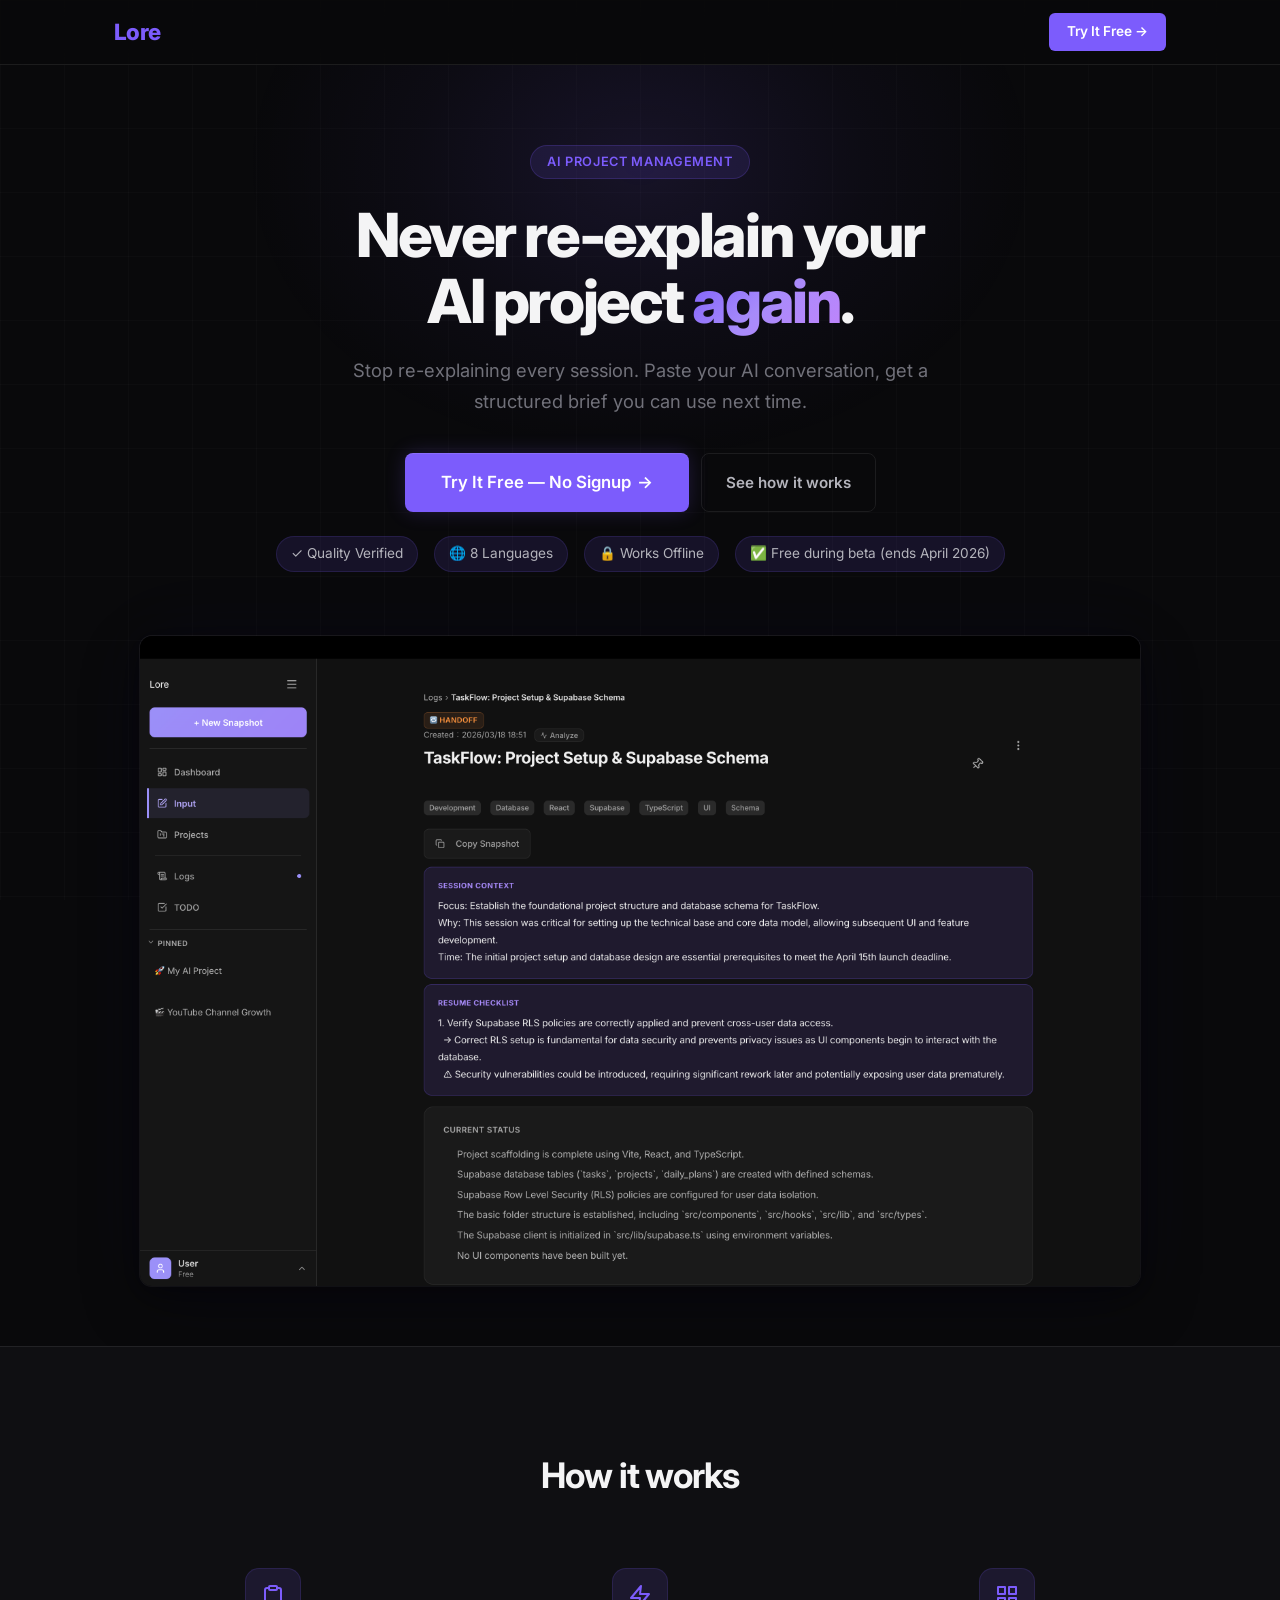
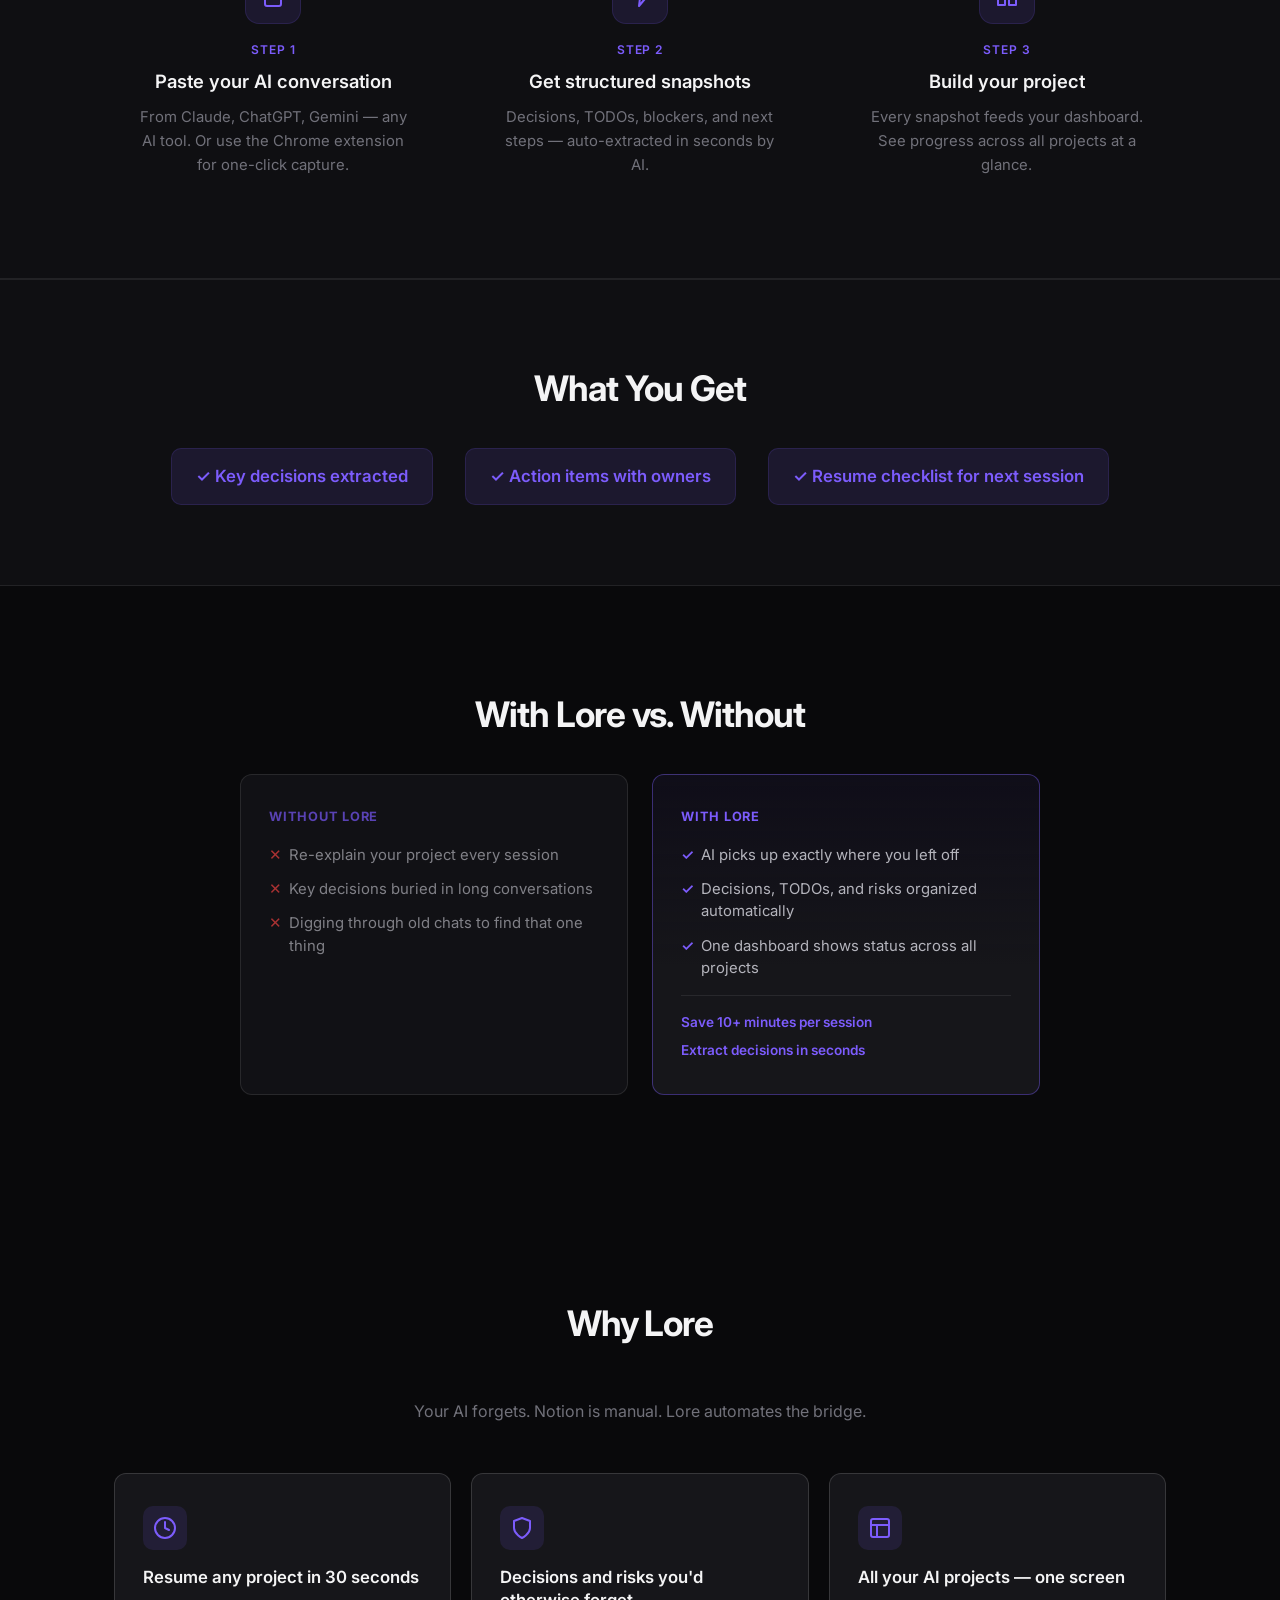
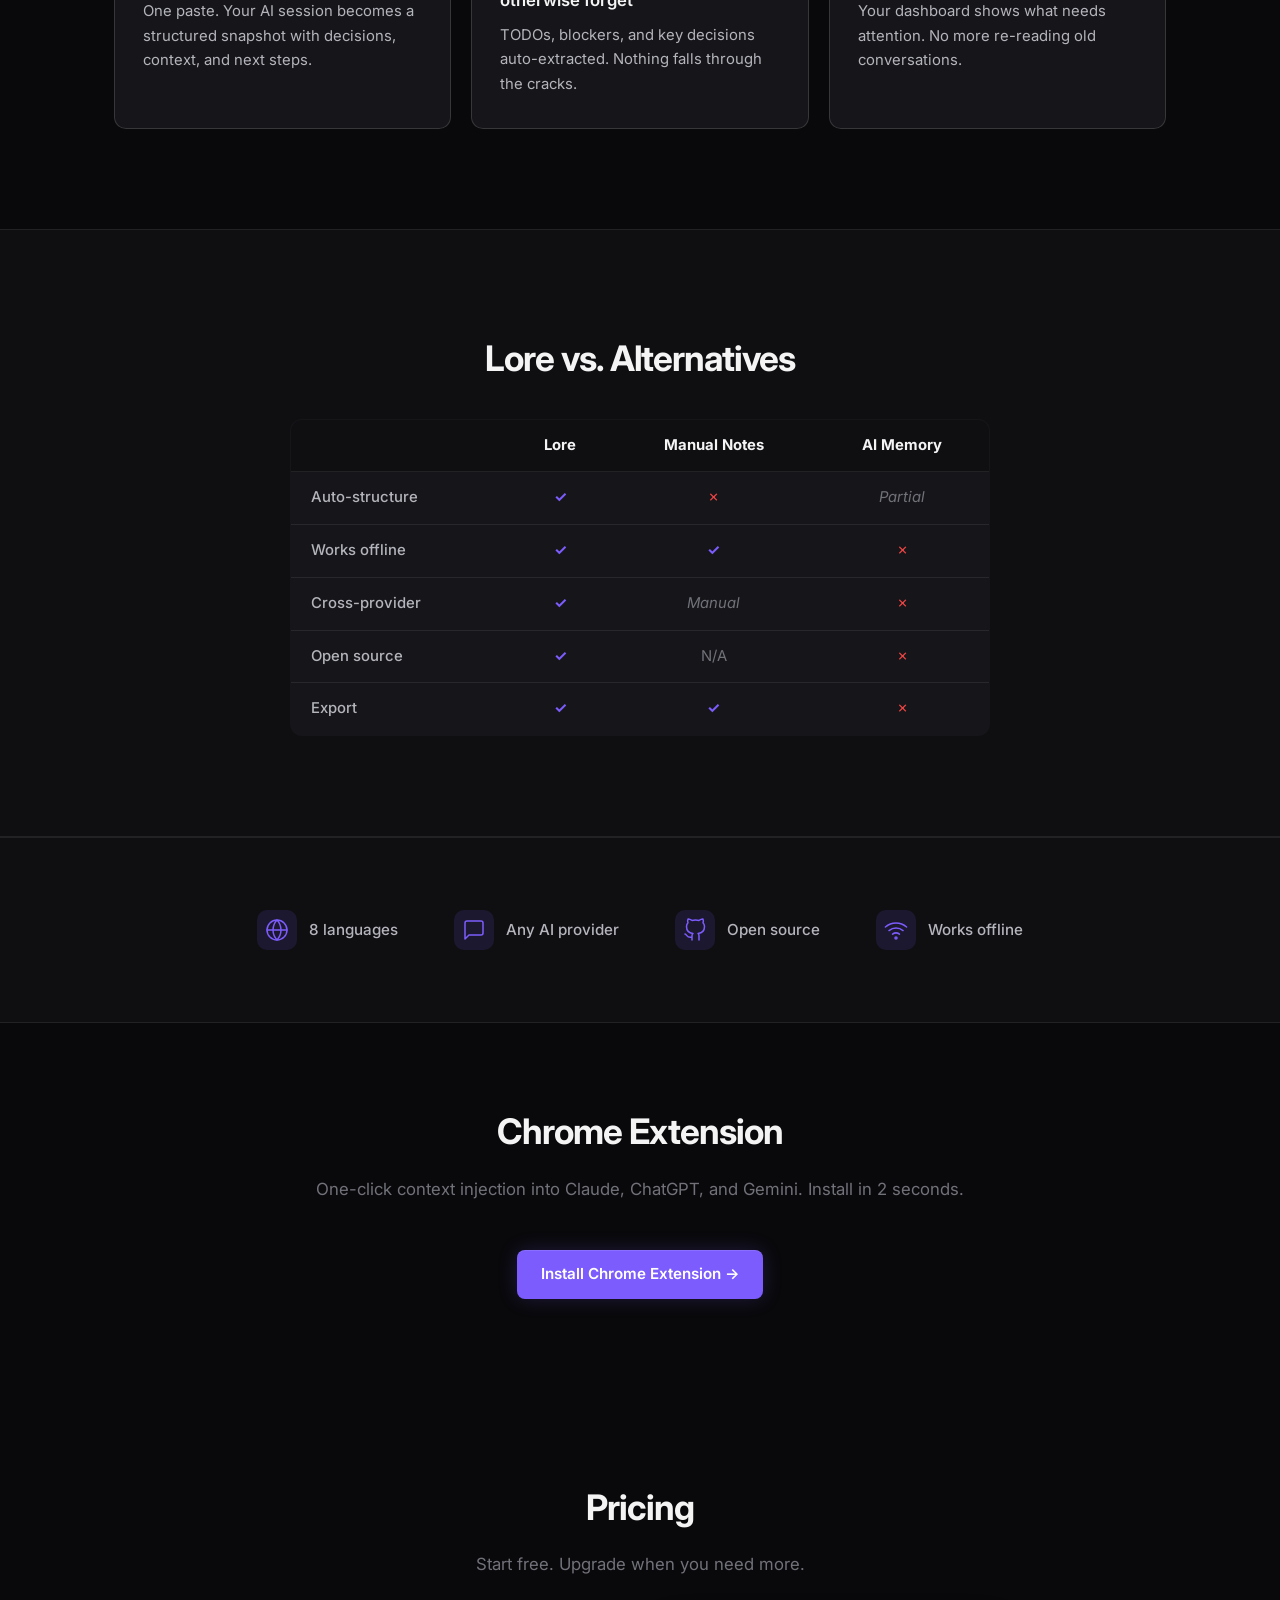
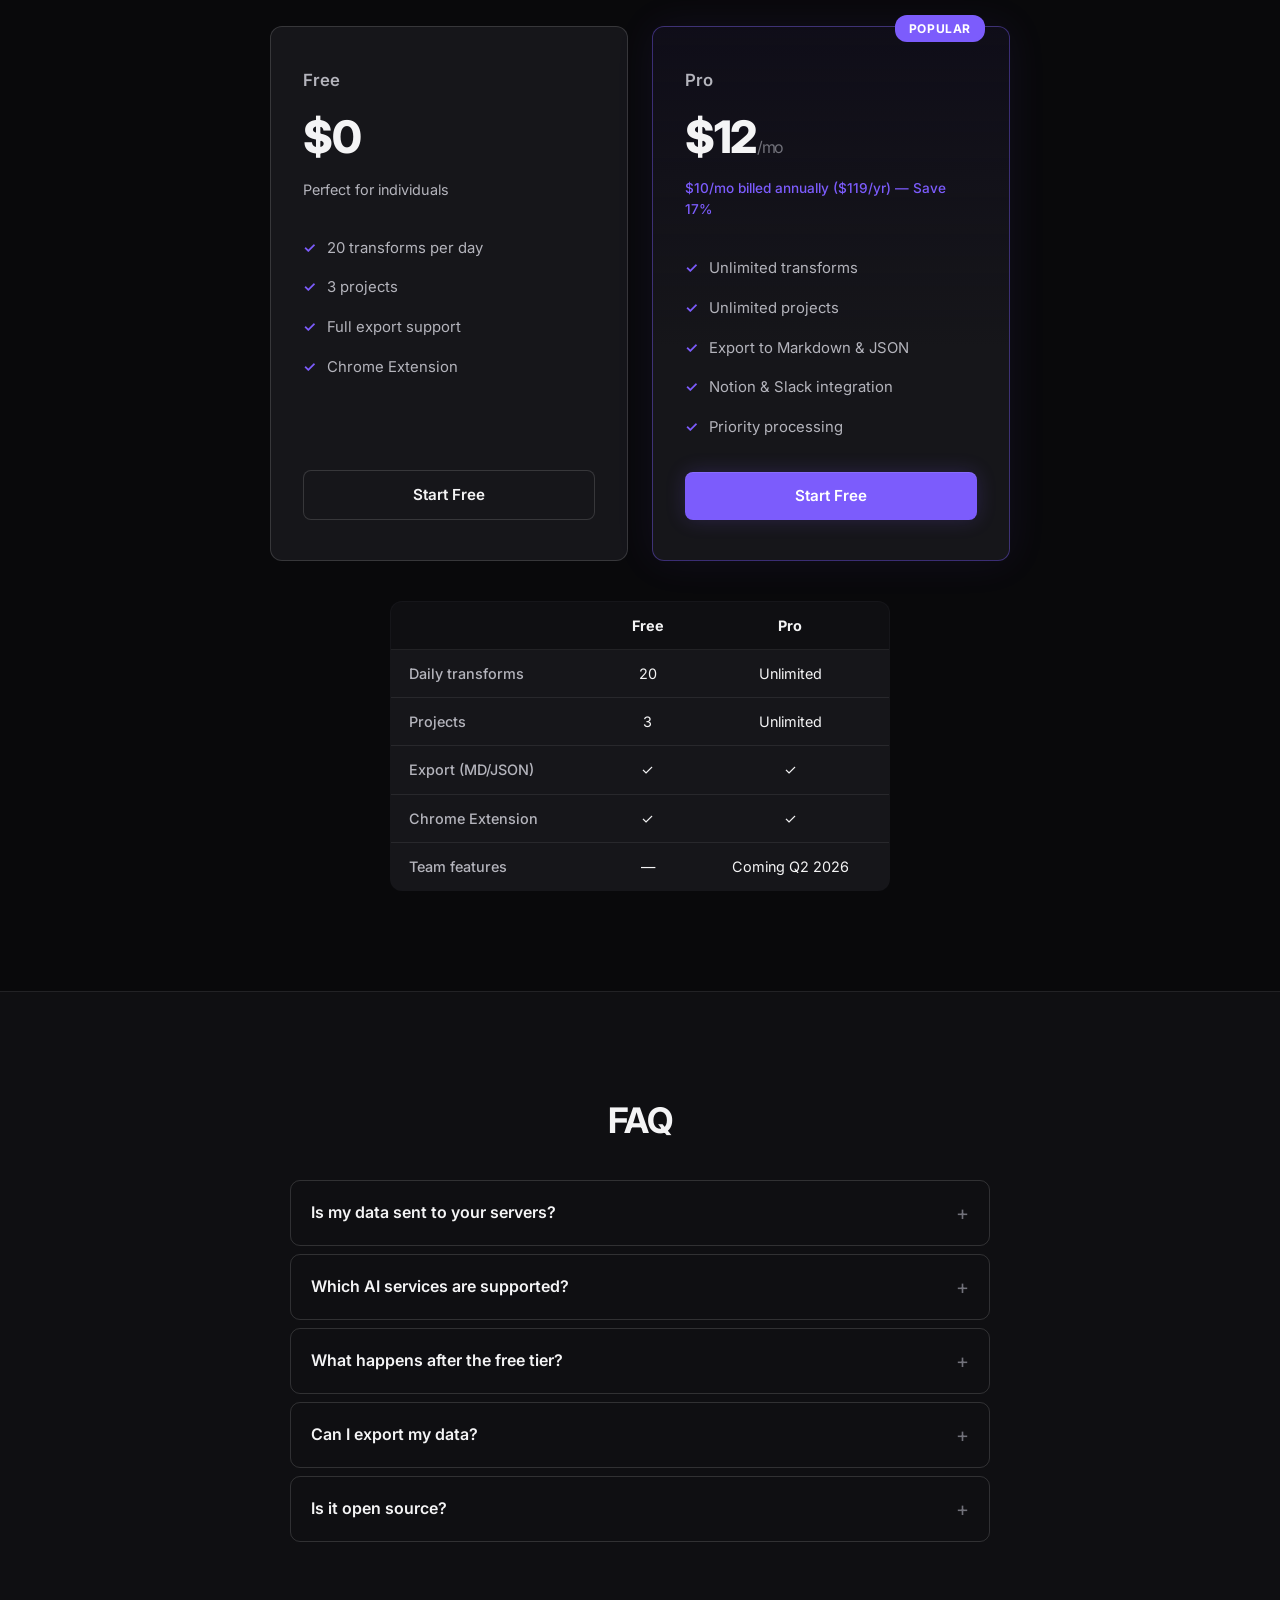
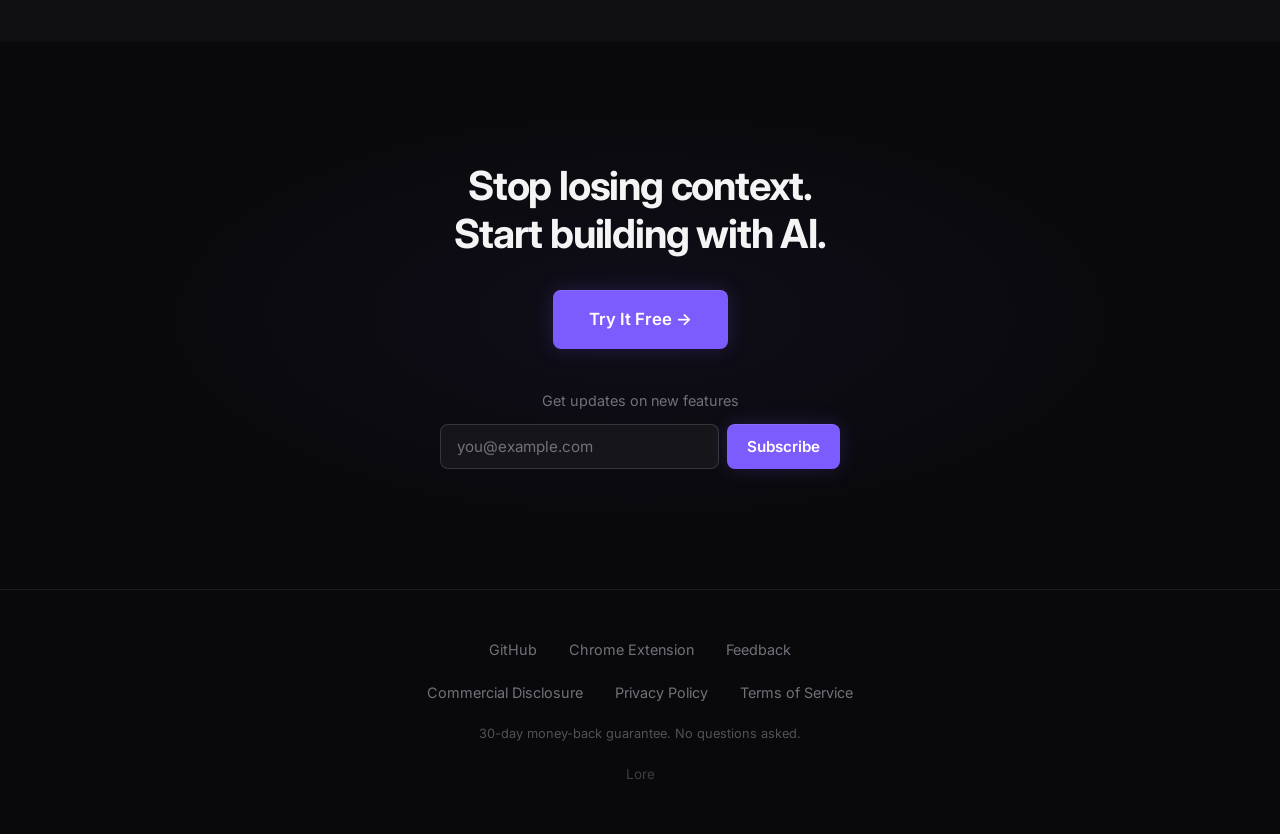
<file: index.html>
<!DOCTYPE html>
<html lang="en">
<head>
  <meta charset="UTF-8">
  <meta name="viewport" content="width=device-width, initial-scale=1.0">
  <title>Lore — Never re-explain your AI project again</title>
  <meta name="description" content="Stop re-explaining your project every session. Structured snapshots from Claude, ChatGPT, or Gemini. Free and open source.">
  <meta property="og:title" content="Lore — AI Context That Persists">
  <meta property="og:description" content="Stop re-explaining your project every session. Structured snapshots from Claude, ChatGPT, or Gemini. Free and open source.">
  <meta property="og:image" content="https://loresync.dev/og-image.png">
  <meta property="og:type" content="website">
  <meta property="og:url" content="https://loresync.dev">
  <meta name="twitter:card" content="summary_large_image">
  <meta name="twitter:title" content="Lore — AI Context That Persists">
  <meta name="twitter:description" content="Stop re-explaining your project every session. Structured snapshots from Claude, ChatGPT, or Gemini. Free and open source.">
  <meta name="twitter:image" content="https://loresync.dev/og-image.png">
  <link rel="preconnect" href="https://fonts.googleapis.com">
  <link rel="preconnect" href="https://fonts.gstatic.com" crossorigin>
  <link href="https://fonts.googleapis.com/css2?family=Inter:wght@400;500;600;700;800&display=swap" rel="stylesheet">
  <link rel="stylesheet" href="style.css">
</head>
<body>

  <!-- Background grid -->
  <div class="bg-grid" aria-hidden="true"></div>

  <!-- Header -->
  <header class="site-header">
    <div class="container header-inner">
      <a href="#" class="logo" onclick="window.scrollTo({top:0,behavior:'smooth'});return false;">Lore</a>
      <a href="https://loresync.dev" target="_blank" rel="noopener noreferrer" class="btn btn-sm">Try It Free &rarr;</a>
    </div>
  </header>

  <main>

    <!-- Hero -->
    <section class="hero">
      <div class="hero-glow" aria-hidden="true"></div>
      <div class="container hero-content">
        <div class="hero-badge">AI Project Management</div>
        <h1 class="hero-headline">Never re-explain your<br>AI project <span class="text-gradient">again</span>.</h1>
        <p class="hero-sub">Stop re-explaining every session. Paste your AI conversation, get a structured brief you can use next time.</p>
        <div class="hero-ctas">
          <a href="https://loresync.dev" target="_blank" rel="noopener noreferrer" class="btn btn-primary btn-lg">Try It Free — No Signup <span aria-hidden="true">&rarr;</span></a>
          <a href="#how" class="btn btn-ghost">See how it works</a>
        </div>
        <div class="hero-trust-badges">
          <span class="trust-badge">&#10003; Quality Verified</span>
          <span class="trust-badge">&#127760; 8 Languages</span>
          <span class="trust-badge">&#128274; Works Offline</span>
          <span class="trust-badge">&#9989; Free during beta (ends April 2026)</span>
        </div>
        <div class="hero-screenshot-wrap">
          <img src="hero-screenshot.png" alt="Lore app screenshot showing a structured project snapshot" class="hero-screenshot" width="1000" height="625" loading="eager">
        </div>
      </div>
    </section>

    <!-- How It Works -->
    <section class="how-it-works" id="how">
      <div class="container">
        <h2 class="section-title">How it works</h2>
        <div class="steps-grid">
          <div class="step">
            <div class="step-icon">
              <svg width="24" height="24" viewBox="0 0 24 24" fill="none" stroke="currentColor" stroke-width="2" stroke-linecap="round" stroke-linejoin="round"><path d="M16 4h2a2 2 0 0 1 2 2v14a2 2 0 0 1-2 2H6a2 2 0 0 1-2-2V6a2 2 0 0 1 2-2h2"/><rect x="8" y="2" width="8" height="4" rx="1" ry="1"/></svg>
            </div>
            <span class="step-number">Step 1</span>
            <h3 class="step-heading">Paste your AI conversation</h3>
            <p class="step-desc">From Claude, ChatGPT, Gemini — any AI tool. Or use the Chrome extension for one-click capture.</p>
          </div>
          <div class="step">
            <div class="step-icon">
              <svg width="24" height="24" viewBox="0 0 24 24" fill="none" stroke="currentColor" stroke-width="2" stroke-linecap="round" stroke-linejoin="round"><polygon points="13 2 3 14 12 14 11 22 21 10 12 10 13 2"/></svg>
            </div>
            <span class="step-number">Step 2</span>
            <h3 class="step-heading">Get structured snapshots</h3>
            <p class="step-desc">Decisions, TODOs, blockers, and next steps — auto-extracted in seconds by AI.</p>
          </div>
          <div class="step">
            <div class="step-icon">
              <svg width="24" height="24" viewBox="0 0 24 24" fill="none" stroke="currentColor" stroke-width="2" stroke-linecap="round" stroke-linejoin="round"><rect x="3" y="3" width="7" height="7"/><rect x="14" y="3" width="7" height="7"/><rect x="14" y="14" width="7" height="7"/><rect x="3" y="14" width="7" height="7"/></svg>
            </div>
            <span class="step-number">Step 3</span>
            <h3 class="step-heading">Build your project</h3>
            <p class="step-desc">Every snapshot feeds your dashboard. See progress across all projects at a glance.</p>
          </div>
        </div>
      </div>
    </section>

    <!-- What You Get -->
    <section class="what-you-get">
      <div class="container">
        <h2 class="section-title">What You Get</h2>
        <div class="what-you-get-list">
          <div class="what-you-get-item">&#10003; Key decisions extracted</div>
          <div class="what-you-get-item">&#10003; Action items with owners</div>
          <div class="what-you-get-item">&#10003; Resume checklist for next session</div>
        </div>
      </div>
    </section>

    <!-- Before / After -->
    <section class="before-after">
      <div class="container">
        <h2 class="section-title">With Lore vs. Without</h2>
        <div class="ba-grid">
          <div class="ba-card ba-before">
            <h3 class="ba-label">Without Lore</h3>
            <ul>
              <li>Re-explain your project every session</li>
              <li>Key decisions buried in long conversations</li>
              <li>Digging through old chats to find that one thing</li>
            </ul>
          </div>
          <div class="ba-card ba-after">
            <h3 class="ba-label">With Lore</h3>
            <ul>
              <li>AI picks up exactly where you left off</li>
              <li>Decisions, TODOs, and risks organized automatically</li>
              <li>One dashboard shows status across all projects</li>
            </ul>
            <div class="ba-metrics">
              <span>Save 10+ minutes per session</span>
              <span>Extract decisions in seconds</span>
            </div>
          </div>
        </div>
      </div>
    </section>

    <!-- Features -->
    <section class="features" id="features">
      <div class="container">
        <h2 class="section-title">Why Lore</h2>
        <p class="section-subtitle-sm">Your AI forgets. Notion is manual. Lore automates the bridge.</p>
        <div class="features-grid">
          <div class="feature-card">
            <div class="feature-icon">
              <svg width="24" height="24" viewBox="0 0 24 24" fill="none" stroke="currentColor" stroke-width="2" stroke-linecap="round" stroke-linejoin="round"><circle cx="12" cy="12" r="10"/><polyline points="12 6 12 12 16 14"/></svg>
            </div>
            <h3 class="feature-heading">Resume any project in 30 seconds</h3>
            <p class="feature-desc">One paste. Your AI session becomes a structured snapshot with decisions, context, and next steps.</p>
          </div>
          <div class="feature-card">
            <div class="feature-icon">
              <svg width="24" height="24" viewBox="0 0 24 24" fill="none" stroke="currentColor" stroke-width="2" stroke-linecap="round" stroke-linejoin="round"><path d="M12 22s8-4 8-10V5l-8-3-8 3v7c0 6 8 10 8 10z"/></svg>
            </div>
            <h3 class="feature-heading">Decisions and risks you'd otherwise forget</h3>
            <p class="feature-desc">TODOs, blockers, and key decisions auto-extracted. Nothing falls through the cracks.</p>
          </div>
          <div class="feature-card">
            <div class="feature-icon">
              <svg width="24" height="24" viewBox="0 0 24 24" fill="none" stroke="currentColor" stroke-width="2" stroke-linecap="round" stroke-linejoin="round"><rect x="3" y="3" width="18" height="18" rx="2" ry="2"/><line x1="3" y1="9" x2="21" y2="9"/><line x1="9" y1="21" x2="9" y2="9"/></svg>
            </div>
            <h3 class="feature-heading">All your AI projects — one screen</h3>
            <p class="feature-desc">Your dashboard shows what needs attention. No more re-reading old conversations.</p>
          </div>
        </div>
      </div>
    </section>

    <!-- Comparison Table -->
    <section class="comparison">
      <div class="container">
        <h2 class="section-title">Lore vs. Alternatives</h2>
        <div class="compare-table-wrap">
          <table class="compare-table">
            <thead>
              <tr>
                <th></th>
                <th>Lore</th>
                <th>Manual Notes</th>
                <th>AI Memory</th>
              </tr>
            </thead>
            <tbody>
              <tr><td>Auto-structure</td><td class="yes">&#10003;</td><td class="no">&#10007;</td><td class="partial">Partial</td></tr>
              <tr><td>Works offline</td><td class="yes">&#10003;</td><td class="yes">&#10003;</td><td class="no">&#10007;</td></tr>
              <tr><td>Cross-provider</td><td class="yes">&#10003;</td><td class="partial">Manual</td><td class="no">&#10007;</td></tr>
              <tr><td>Open source</td><td class="yes">&#10003;</td><td class="na">N/A</td><td class="no">&#10007;</td></tr>
              <tr><td>Export</td><td class="yes">&#10003;</td><td class="yes">&#10003;</td><td class="no">&#10007;</td></tr>
            </tbody>
          </table>
        </div>
      </div>
    </section>

    <!-- Social Proof -->
    <section class="social-proof">
      <div class="container">
        <div class="stats-row">
          <div class="stat">
            <div class="stat-icon-wrap">
              <svg width="24" height="24" viewBox="0 0 24 24" fill="none" stroke="currentColor" stroke-width="1.5" stroke-linecap="round" stroke-linejoin="round"><circle cx="12" cy="12" r="10"/><path d="M2 12h20"/><path d="M12 2a15.3 15.3 0 0 1 4 10 15.3 15.3 0 0 1-4 10 15.3 15.3 0 0 1-4-10 15.3 15.3 0 0 1 4-10z"/></svg>
            </div>
            <span class="stat-label">8 languages</span>
          </div>
          <div class="stat">
            <div class="stat-icon-wrap">
              <svg width="24" height="24" viewBox="0 0 24 24" fill="none" stroke="currentColor" stroke-width="1.5" stroke-linecap="round" stroke-linejoin="round"><path d="M21 15a2 2 0 0 1-2 2H7l-4 4V5a2 2 0 0 1 2-2h14a2 2 0 0 1 2 2z"/></svg>
            </div>
            <span class="stat-label">Any AI provider</span>
          </div>
          <div class="stat">
            <div class="stat-icon-wrap">
              <svg width="24" height="24" viewBox="0 0 24 24" fill="none" stroke="currentColor" stroke-width="1.5" stroke-linecap="round" stroke-linejoin="round"><path d="M9 19c-5 1.5-5-2.5-7-3m14 6v-3.87a3.37 3.37 0 0 0-.94-2.61c3.14-.35 6.44-1.54 6.44-7A5.44 5.44 0 0 0 20 4.77 5.07 5.07 0 0 0 19.91 1S18.73.65 16 2.48a13.38 13.38 0 0 0-7 0C6.27.65 5.09 1 5.09 1A5.07 5.07 0 0 0 5 4.77a5.44 5.44 0 0 0-1.5 3.78c0 5.42 3.3 6.61 6.44 7A3.37 3.37 0 0 0 9 18.13V22"/></svg>
            </div>
            <span class="stat-label">Open source</span>
          </div>
          <div class="stat">
            <div class="stat-icon-wrap">
              <svg width="24" height="24" viewBox="0 0 24 24" fill="none" stroke="currentColor" stroke-width="1.5" stroke-linecap="round" stroke-linejoin="round"><path d="M5 12.55a11 11 0 0 1 14.08 0"/><path d="M1.42 9a16 16 0 0 1 21.16 0"/><path d="M8.53 16.11a6 6 0 0 1 6.95 0"/><circle cx="12" cy="20" r="1"/></svg>
            </div>
            <span class="stat-label">Works offline</span>
          </div>
        </div>
      </div>
    </section>

    <!-- Chrome Extension -->
    <section class="chrome-ext">
      <div class="container" style="text-align: center;">
        <h2 class="section-title">Chrome Extension</h2>
        <p class="section-subtitle">One-click context injection into Claude, ChatGPT, and Gemini. Install in 2 seconds.</p>
        <a href="https://chromewebstore.google.com/detail/lore-ai-conversation-snap/opkdpjpgkjcjpkahbljjnhnahliedmkc" target="_blank" rel="noopener noreferrer" class="btn btn-primary">Install Chrome Extension &rarr;</a>
      </div>
    </section>

    <!-- Pricing -->
    <section class="pricing" id="pricing">
      <div class="container">
        <h2 class="section-title">Pricing</h2>
        <p class="section-subtitle">Start free. Upgrade when you need more.</p>
        <div class="pricing-grid">
          <div class="pricing-card">
            <h3 class="pricing-tier">Free</h3>
            <div class="pricing-amount">$0</div>
            <p class="pricing-value">Perfect for individuals</p>
            <ul class="pricing-features">
              <li>20 transforms per day</li>
              <li>3 projects</li>
              <li>Full export support</li>
              <li>Chrome Extension</li>
            </ul>
            <a href="https://loresync.dev" target="_blank" rel="noopener noreferrer" class="btn btn-secondary">Start Free</a>
          </div>
          <div class="pricing-card pricing-card--pro">
            <div class="pricing-badge">Popular</div>
            <h3 class="pricing-tier">Pro</h3>
            <div class="pricing-amount">$12<span class="pricing-period">/mo</span></div>
            <p class="pricing-annual">$10/mo billed annually ($119/yr) — Save 17%</p>
            <ul class="pricing-features">
              <li>Unlimited transforms</li>
              <li>Unlimited projects</li>
              <li>Export to Markdown & JSON</li>
              <li>Notion & Slack integration</li>
              <li>Priority processing</li>
            </ul>
            <a href="https://loresync.dev" target="_blank" rel="noopener noreferrer" class="btn btn-primary">Start Free</a>
          </div>
        </div>
        <!-- Feature Comparison -->
        <div class="pricing-compare-wrap">
          <table class="pricing-compare-table">
            <thead>
              <tr><th></th><th>Free</th><th>Pro</th></tr>
            </thead>
            <tbody>
              <tr><td>Daily transforms</td><td>20</td><td>Unlimited</td></tr>
              <tr><td>Projects</td><td>3</td><td>Unlimited</td></tr>
              <tr><td>Export (MD/JSON)</td><td>&#10003;</td><td>&#10003;</td></tr>
              <tr><td>Chrome Extension</td><td>&#10003;</td><td>&#10003;</td></tr>
              <tr><td>Team features</td><td>—</td><td>Coming Q2 2026</td></tr>
            </tbody>
          </table>
        </div>
      </div>
    </section>

    <!-- FAQ -->
    <section class="faq">
      <div class="container">
        <h2 class="section-title">FAQ</h2>
        <div class="faq-list">
          <details class="faq-item">
            <summary class="faq-question">Is my data sent to your servers?</summary>
            <p class="faq-answer">No. Everything runs in your browser. Your conversations never leave your device. Lore uses your own API key to process conversations.</p>
          </details>
          <details class="faq-item">
            <summary class="faq-question">Which AI services are supported?</summary>
            <p class="faq-answer">Claude, ChatGPT, and Gemini. Any conversation you can copy, Lore can structure. The Chrome extension also supports one-click capture from all three.</p>
          </details>
          <details class="faq-item">
            <summary class="faq-question">What happens after the free tier?</summary>
            <p class="faq-answer">Free gives you 20 transforms per day and 3 projects. Pro unlocks unlimited everything for $12/mo ($10/mo annual).</p>
          </details>
          <details class="faq-item">
            <summary class="faq-question">Can I export my data?</summary>
            <p class="faq-answer">Yes. Export to Markdown, JSON, or copy to clipboard. No data lock-in, ever.</p>
          </details>
          <details class="faq-item">
            <summary class="faq-question">Is it open source?</summary>
            <p class="faq-answer">Yes. Fully open source on GitHub. You can inspect the code, contribute, or self-host.</p>
          </details>
        </div>
      </div>
    </section>

    <!-- CTA + Email -->
    <section class="final-cta">
      <div class="container">
        <h2 class="cta-headline">Stop losing context.<br>Start building with AI.</h2>
        <a href="https://loresync.dev" target="_blank" rel="noopener noreferrer" class="btn btn-primary btn-lg">Try It Free &rarr;</a>
        <div class="email-signup">
          <p class="email-label">Get updates on new features</p>
          <form class="email-form" action="https://formspree.io/f/mvzwdann" method="POST">
            <input type="email" name="email" placeholder="you@example.com" required class="email-input">
            <button type="submit" class="btn btn-primary btn-email">Subscribe</button>
          </form>
        </div>
      </div>
    </section>

  </main>

  <!-- Footer -->
  <footer class="site-footer">
    <div class="container footer-inner">
      <nav class="footer-links" aria-label="Footer navigation">
        <a href="https://github.com/nao-lore/lore-app" target="_blank" rel="noopener noreferrer">GitHub</a>
        <a href="https://chromewebstore.google.com/detail/lore-ai-conversation-snap/opkdpjpgkjcjpkahbljjnhnahliedmkc" target="_blank" rel="noopener noreferrer">Chrome Extension</a>
        <a href="https://github.com/nao-lore/lore-app/issues" target="_blank" rel="noopener noreferrer">Feedback</a>
      </nav>
      <nav class="footer-links footer-legal" aria-label="Legal">
        <a href="legal/tokushoho.html">Commercial Disclosure</a>
        <a href="legal/privacy.html">Privacy Policy</a>
        <a href="legal/terms.html">Terms of Service</a>
      </nav>
      <p class="footer-refund">30-day money-back guarantee. No questions asked.</p>
      <p class="footer-brand">Lore</p>
    </div>
  </footer>

</body>
</html>
</file>
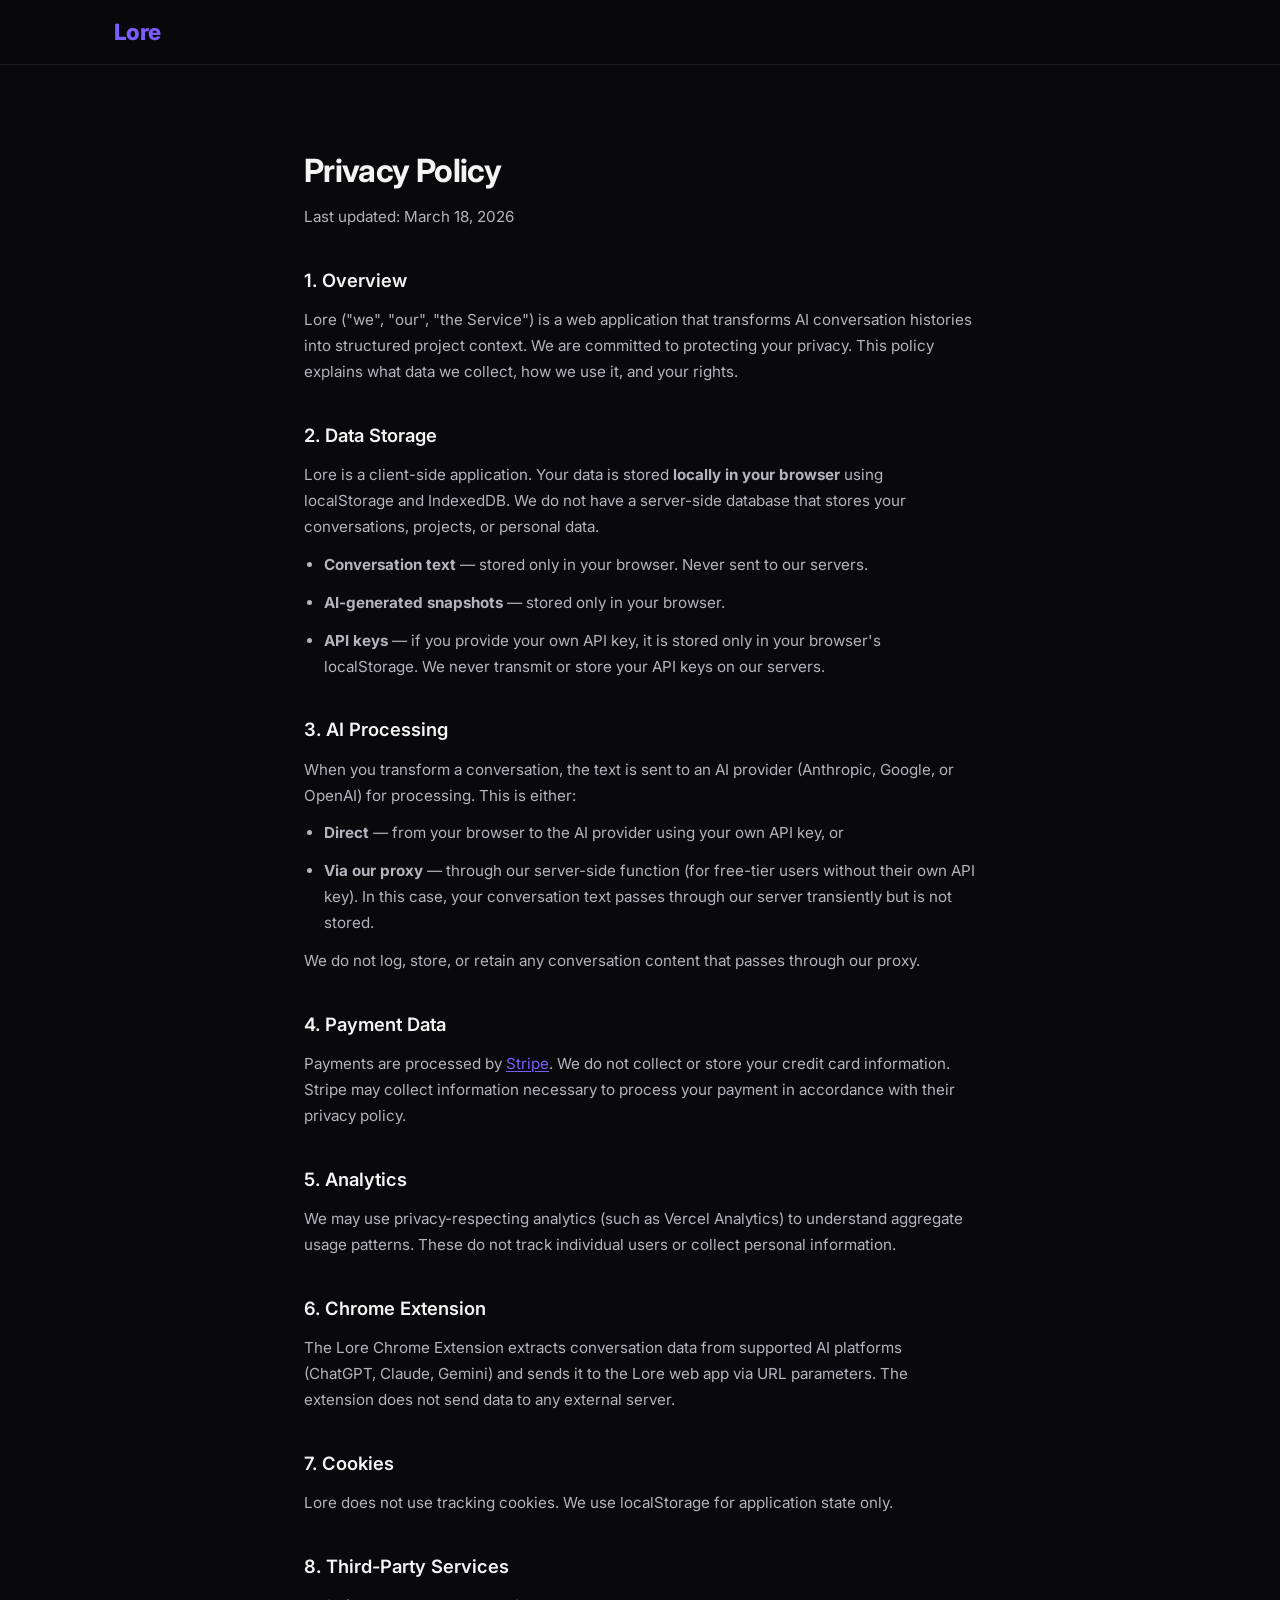
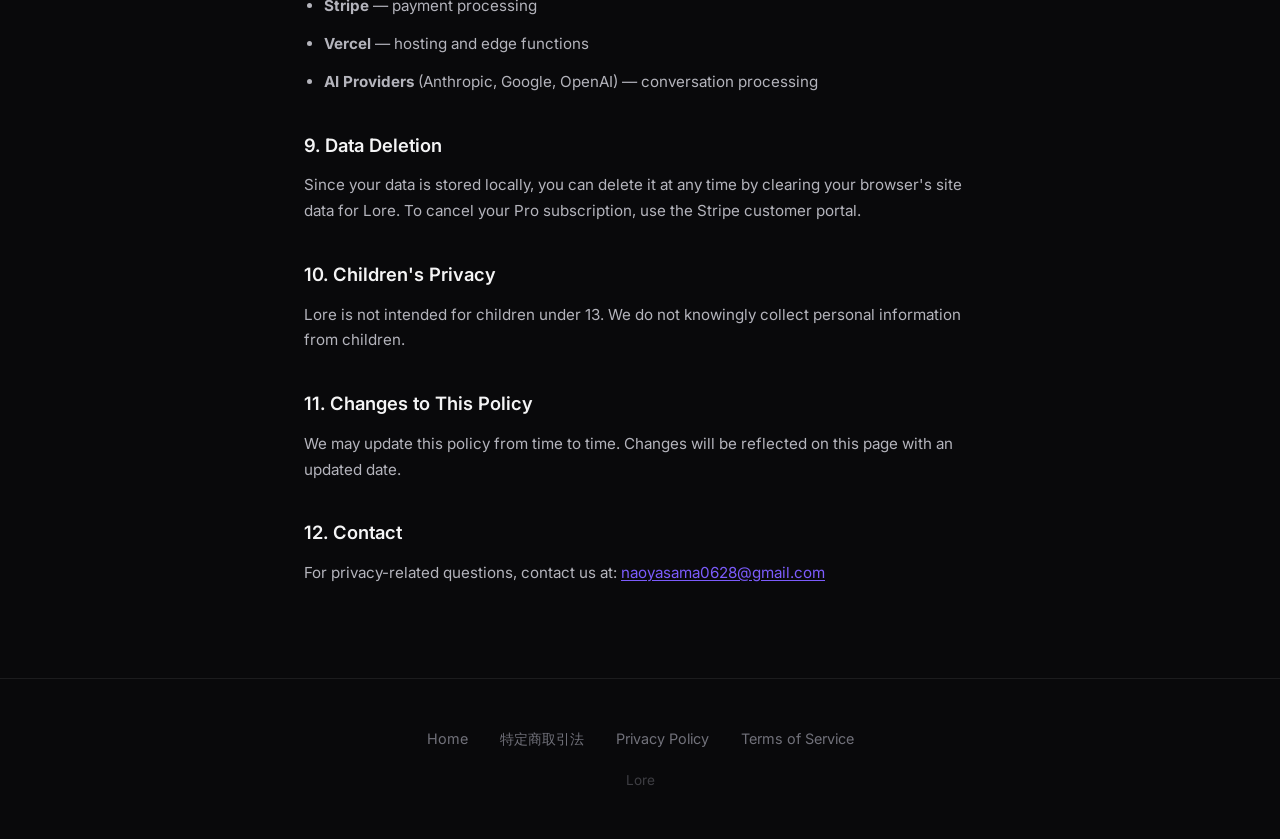
<file: legal/privacy.html>
<!DOCTYPE html>
<html lang="en">
<head>
  <meta charset="UTF-8">
  <meta name="viewport" content="width=device-width, initial-scale=1.0">
  <title>Privacy Policy — Lore</title>
  <link rel="preconnect" href="https://fonts.googleapis.com">
  <link rel="preconnect" href="https://fonts.gstatic.com" crossorigin>
  <link href="https://fonts.googleapis.com/css2?family=Inter:wght@400;500;600;700&display=swap" rel="stylesheet">
  <link rel="stylesheet" href="../style.css">
  <link rel="stylesheet" href="legal.css">
</head>
<body>
  <header class="site-header">
    <div class="container header-inner">
      <a href="../" class="logo">Lore</a>
    </div>
  </header>
  <main class="legal-page">
    <div class="container">
      <h1>Privacy Policy</h1>
      <p class="legal-updated">Last updated: March 18, 2026</p>

      <h2>1. Overview</h2>
      <p>Lore ("we", "our", "the Service") is a web application that transforms AI conversation histories into structured project context. We are committed to protecting your privacy. This policy explains what data we collect, how we use it, and your rights.</p>

      <h2>2. Data Storage</h2>
      <p>Lore is a client-side application. Your data is stored <strong>locally in your browser</strong> using localStorage and IndexedDB. We do not have a server-side database that stores your conversations, projects, or personal data.</p>
      <ul>
        <li><strong>Conversation text</strong> — stored only in your browser. Never sent to our servers.</li>
        <li><strong>AI-generated snapshots</strong> — stored only in your browser.</li>
        <li><strong>API keys</strong> — if you provide your own API key, it is stored only in your browser's localStorage. We never transmit or store your API keys on our servers.</li>
      </ul>

      <h2>3. AI Processing</h2>
      <p>When you transform a conversation, the text is sent to an AI provider (Anthropic, Google, or OpenAI) for processing. This is either:</p>
      <ul>
        <li><strong>Direct</strong> — from your browser to the AI provider using your own API key, or</li>
        <li><strong>Via our proxy</strong> — through our server-side function (for free-tier users without their own API key). In this case, your conversation text passes through our server transiently but is not stored.</li>
      </ul>
      <p>We do not log, store, or retain any conversation content that passes through our proxy.</p>

      <h2>4. Payment Data</h2>
      <p>Payments are processed by <a href="https://stripe.com/privacy" target="_blank" rel="noopener">Stripe</a>. We do not collect or store your credit card information. Stripe may collect information necessary to process your payment in accordance with their privacy policy.</p>

      <h2>5. Analytics</h2>
      <p>We may use privacy-respecting analytics (such as Vercel Analytics) to understand aggregate usage patterns. These do not track individual users or collect personal information.</p>

      <h2>6. Chrome Extension</h2>
      <p>The Lore Chrome Extension extracts conversation data from supported AI platforms (ChatGPT, Claude, Gemini) and sends it to the Lore web app via URL parameters. The extension does not send data to any external server.</p>

      <h2>7. Cookies</h2>
      <p>Lore does not use tracking cookies. We use localStorage for application state only.</p>

      <h2>8. Third-Party Services</h2>
      <ul>
        <li><strong>Stripe</strong> — payment processing</li>
        <li><strong>Vercel</strong> — hosting and edge functions</li>
        <li><strong>AI Providers</strong> (Anthropic, Google, OpenAI) — conversation processing</li>
      </ul>

      <h2>9. Data Deletion</h2>
      <p>Since your data is stored locally, you can delete it at any time by clearing your browser's site data for Lore. To cancel your Pro subscription, use the Stripe customer portal.</p>

      <h2>10. Children's Privacy</h2>
      <p>Lore is not intended for children under 13. We do not knowingly collect personal information from children.</p>

      <h2>11. Changes to This Policy</h2>
      <p>We may update this policy from time to time. Changes will be reflected on this page with an updated date.</p>

      <h2>12. Contact</h2>
      <p>For privacy-related questions, contact us at: <a href="mailto:naoyasama0628@gmail.com">naoyasama0628@gmail.com</a></p>
    </div>
  </main>
  <footer class="site-footer">
    <div class="container footer-inner">
      <nav class="footer-links">
        <a href="../">Home</a>
        <a href="tokushoho.html">特定商取引法</a>
        <a href="privacy.html">Privacy Policy</a>
        <a href="terms.html">Terms of Service</a>
      </nav>
      <p class="footer-brand">Lore</p>
    </div>
  </footer>
</body>
</html>
</file>
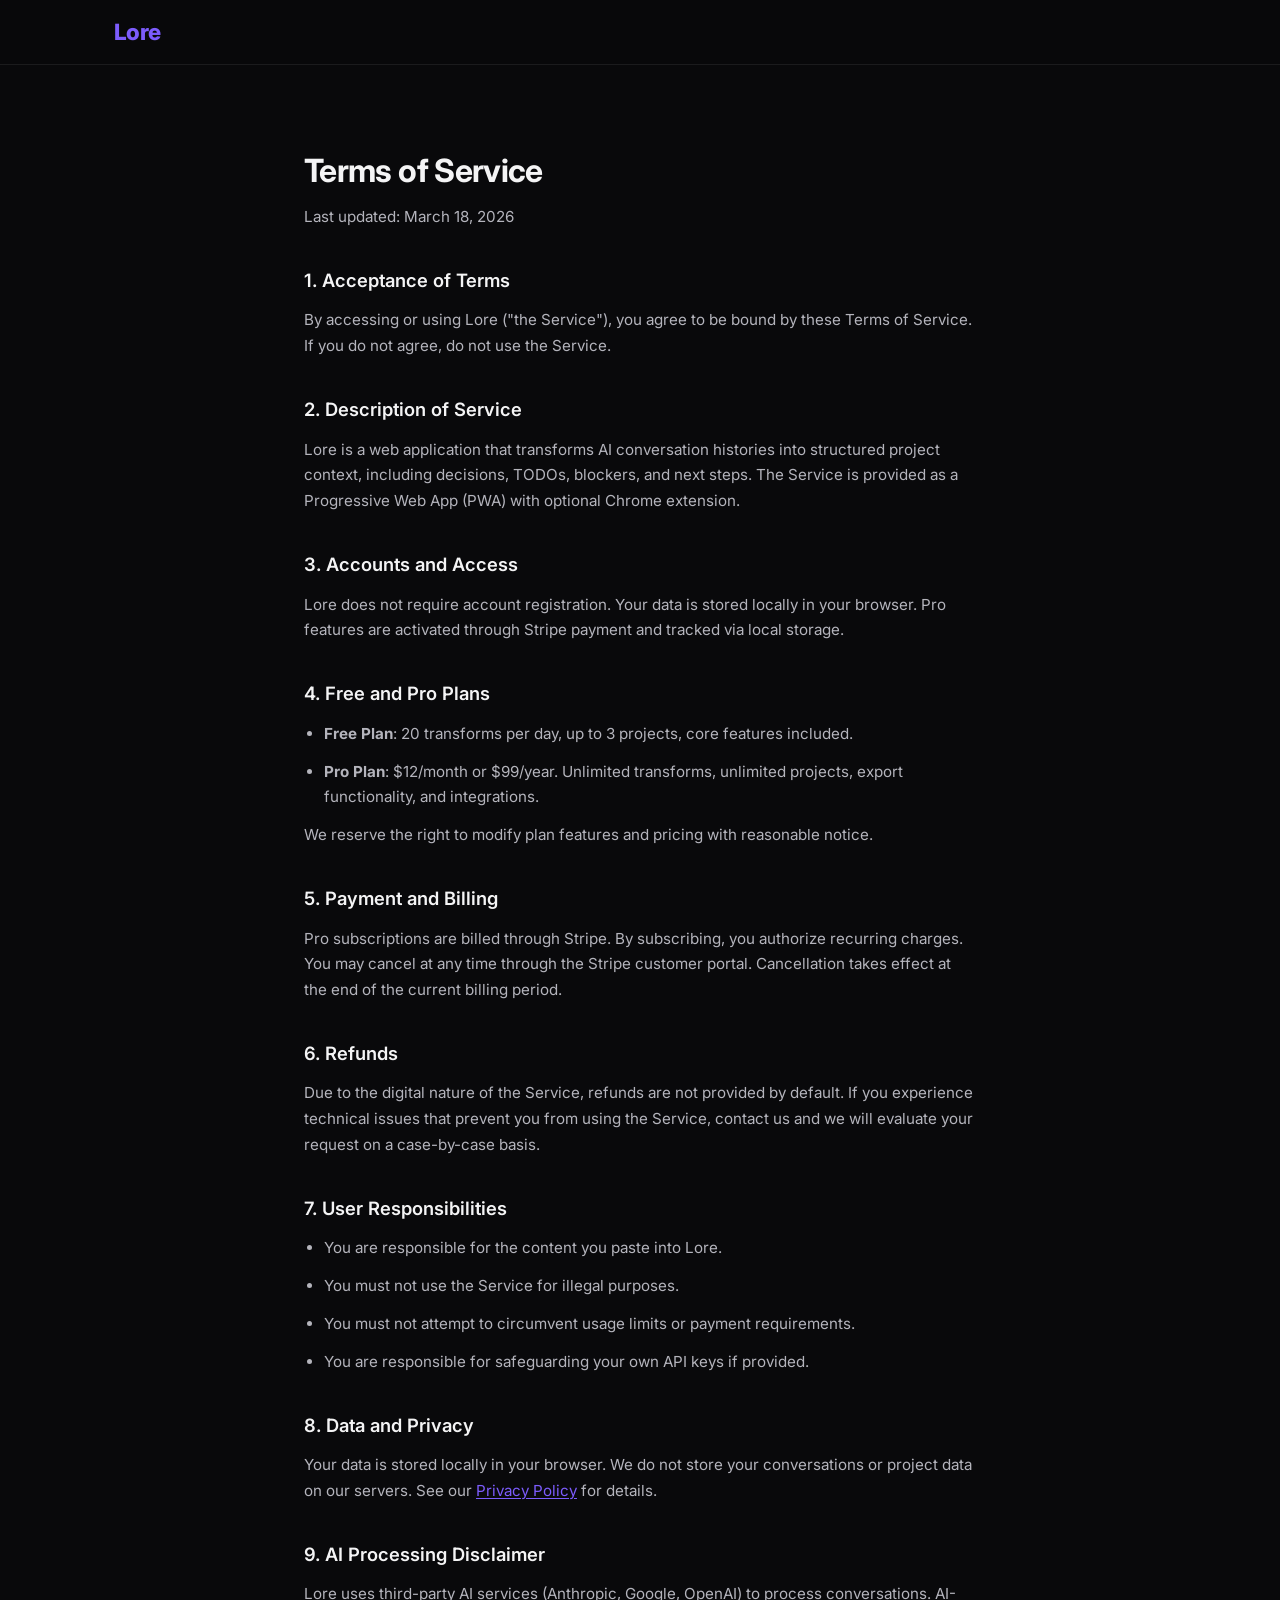
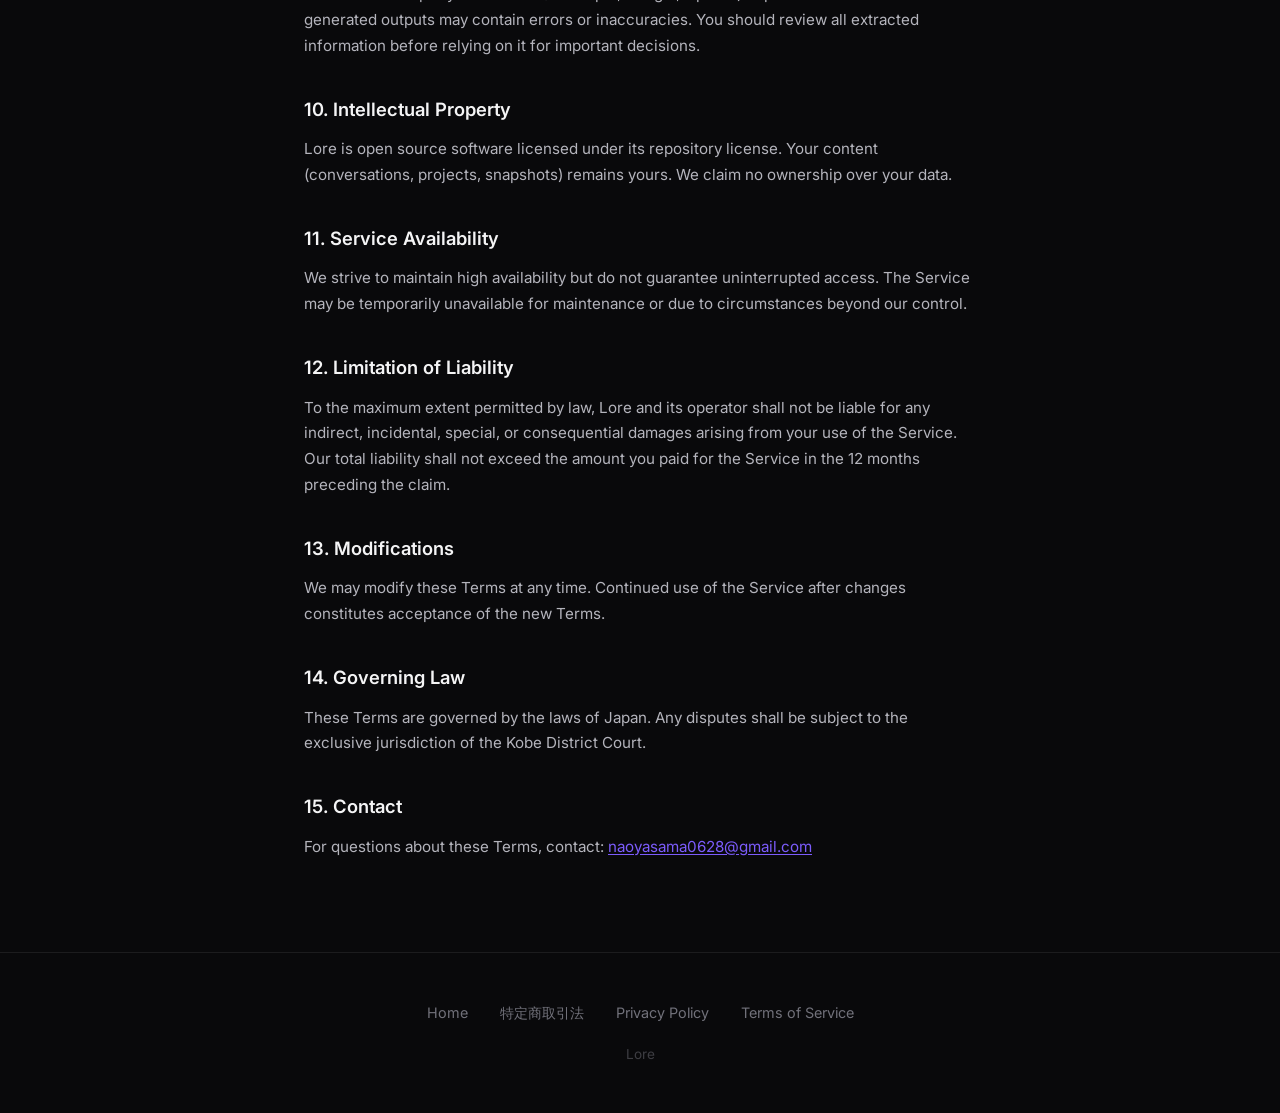
<file: legal/terms.html>
<!DOCTYPE html>
<html lang="en">
<head>
  <meta charset="UTF-8">
  <meta name="viewport" content="width=device-width, initial-scale=1.0">
  <title>Terms of Service — Lore</title>
  <link rel="preconnect" href="https://fonts.googleapis.com">
  <link rel="preconnect" href="https://fonts.gstatic.com" crossorigin>
  <link href="https://fonts.googleapis.com/css2?family=Inter:wght@400;500;600;700&display=swap" rel="stylesheet">
  <link rel="stylesheet" href="../style.css">
  <link rel="stylesheet" href="legal.css">
</head>
<body>
  <header class="site-header">
    <div class="container header-inner">
      <a href="../" class="logo">Lore</a>
    </div>
  </header>
  <main class="legal-page">
    <div class="container">
      <h1>Terms of Service</h1>
      <p class="legal-updated">Last updated: March 18, 2026</p>

      <h2>1. Acceptance of Terms</h2>
      <p>By accessing or using Lore ("the Service"), you agree to be bound by these Terms of Service. If you do not agree, do not use the Service.</p>

      <h2>2. Description of Service</h2>
      <p>Lore is a web application that transforms AI conversation histories into structured project context, including decisions, TODOs, blockers, and next steps. The Service is provided as a Progressive Web App (PWA) with optional Chrome extension.</p>

      <h2>3. Accounts and Access</h2>
      <p>Lore does not require account registration. Your data is stored locally in your browser. Pro features are activated through Stripe payment and tracked via local storage.</p>

      <h2>4. Free and Pro Plans</h2>
      <ul>
        <li><strong>Free Plan</strong>: 20 transforms per day, up to 3 projects, core features included.</li>
        <li><strong>Pro Plan</strong>: $12/month or $99/year. Unlimited transforms, unlimited projects, export functionality, and integrations.</li>
      </ul>
      <p>We reserve the right to modify plan features and pricing with reasonable notice.</p>

      <h2>5. Payment and Billing</h2>
      <p>Pro subscriptions are billed through Stripe. By subscribing, you authorize recurring charges. You may cancel at any time through the Stripe customer portal. Cancellation takes effect at the end of the current billing period.</p>

      <h2>6. Refunds</h2>
      <p>Due to the digital nature of the Service, refunds are not provided by default. If you experience technical issues that prevent you from using the Service, contact us and we will evaluate your request on a case-by-case basis.</p>

      <h2>7. User Responsibilities</h2>
      <ul>
        <li>You are responsible for the content you paste into Lore.</li>
        <li>You must not use the Service for illegal purposes.</li>
        <li>You must not attempt to circumvent usage limits or payment requirements.</li>
        <li>You are responsible for safeguarding your own API keys if provided.</li>
      </ul>

      <h2>8. Data and Privacy</h2>
      <p>Your data is stored locally in your browser. We do not store your conversations or project data on our servers. See our <a href="privacy.html">Privacy Policy</a> for details.</p>

      <h2>9. AI Processing Disclaimer</h2>
      <p>Lore uses third-party AI services (Anthropic, Google, OpenAI) to process conversations. AI-generated outputs may contain errors or inaccuracies. You should review all extracted information before relying on it for important decisions.</p>

      <h2>10. Intellectual Property</h2>
      <p>Lore is open source software licensed under its repository license. Your content (conversations, projects, snapshots) remains yours. We claim no ownership over your data.</p>

      <h2>11. Service Availability</h2>
      <p>We strive to maintain high availability but do not guarantee uninterrupted access. The Service may be temporarily unavailable for maintenance or due to circumstances beyond our control.</p>

      <h2>12. Limitation of Liability</h2>
      <p>To the maximum extent permitted by law, Lore and its operator shall not be liable for any indirect, incidental, special, or consequential damages arising from your use of the Service. Our total liability shall not exceed the amount you paid for the Service in the 12 months preceding the claim.</p>

      <h2>13. Modifications</h2>
      <p>We may modify these Terms at any time. Continued use of the Service after changes constitutes acceptance of the new Terms.</p>

      <h2>14. Governing Law</h2>
      <p>These Terms are governed by the laws of Japan. Any disputes shall be subject to the exclusive jurisdiction of the Kobe District Court.</p>

      <h2>15. Contact</h2>
      <p>For questions about these Terms, contact: <a href="mailto:naoyasama0628@gmail.com">naoyasama0628@gmail.com</a></p>
    </div>
  </main>
  <footer class="site-footer">
    <div class="container footer-inner">
      <nav class="footer-links">
        <a href="../">Home</a>
        <a href="tokushoho.html">特定商取引法</a>
        <a href="privacy.html">Privacy Policy</a>
        <a href="terms.html">Terms of Service</a>
      </nav>
      <p class="footer-brand">Lore</p>
    </div>
  </footer>
</body>
</html>
</file>
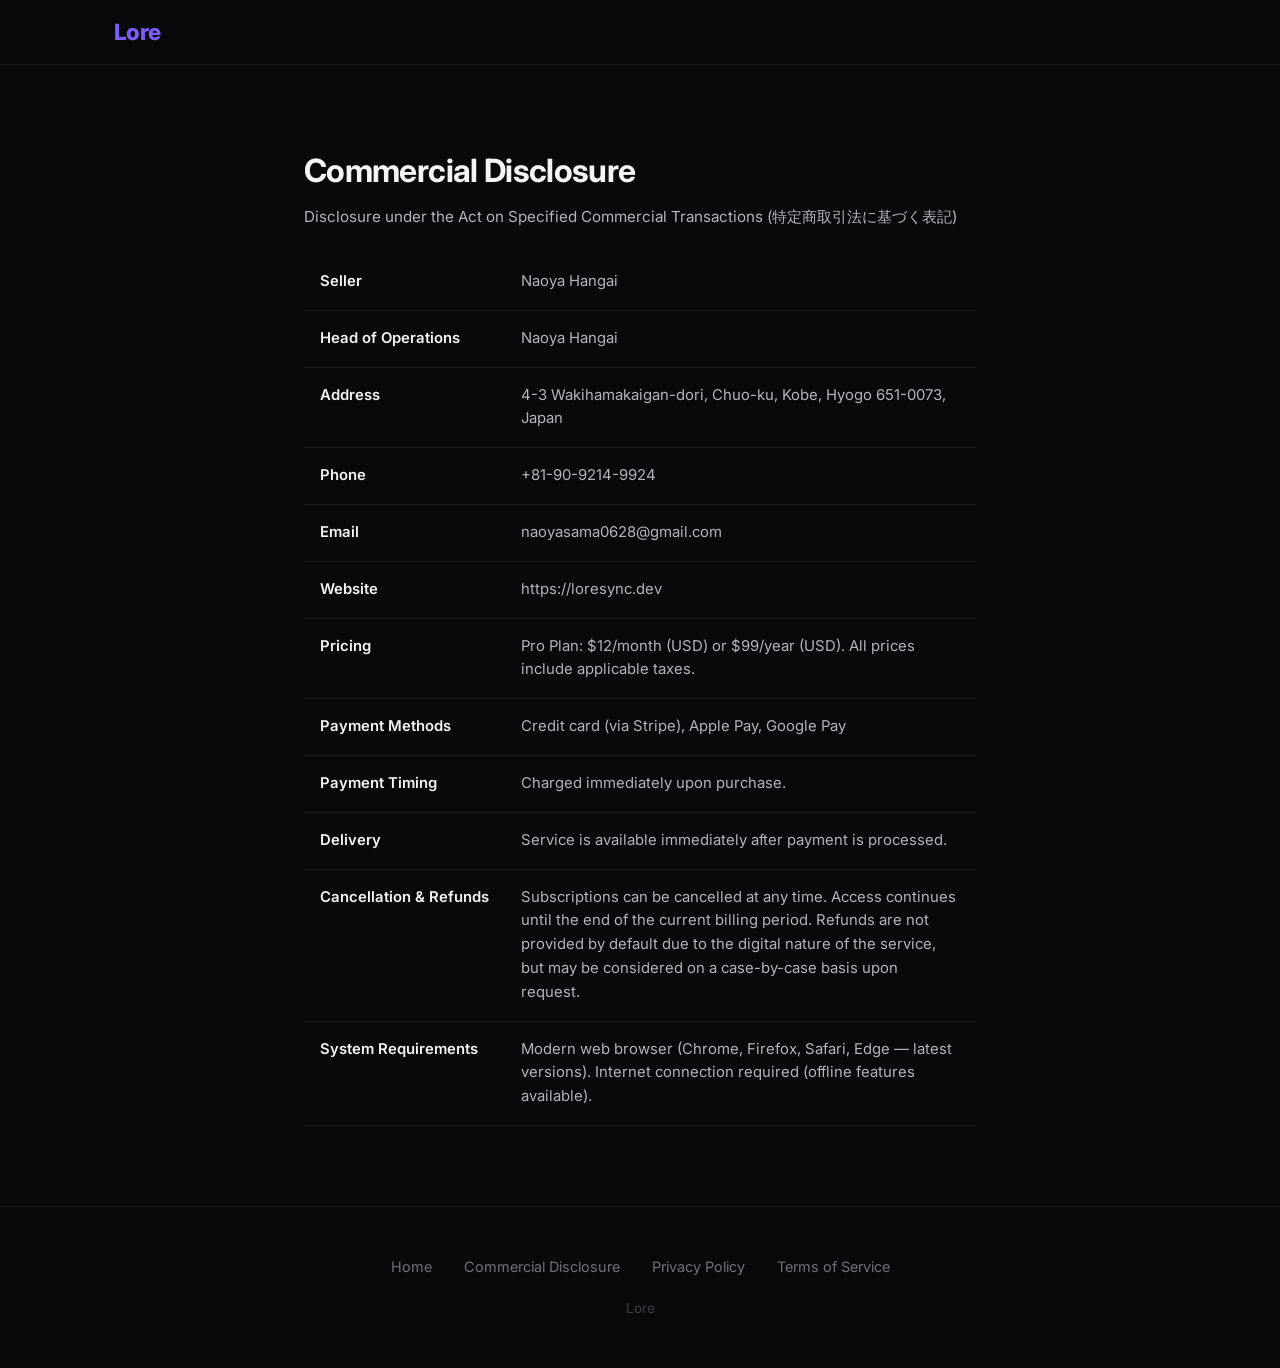
<file: legal/tokushoho.html>
<!DOCTYPE html>
<html lang="en">
<head>
  <meta charset="UTF-8">
  <meta name="viewport" content="width=device-width, initial-scale=1.0">
  <title>Commercial Disclosure — Lore</title>
  <link rel="preconnect" href="https://fonts.googleapis.com">
  <link rel="preconnect" href="https://fonts.gstatic.com" crossorigin>
  <link href="https://fonts.googleapis.com/css2?family=Inter:wght@400;500;600;700&display=swap" rel="stylesheet">
  <link rel="stylesheet" href="../style.css">
  <link rel="stylesheet" href="legal.css">
</head>
<body>
  <header class="site-header">
    <div class="container header-inner">
      <a href="../" class="logo">Lore</a>
    </div>
  </header>
  <main class="legal-page">
    <div class="container">
      <h1>Commercial Disclosure</h1>
      <p class="legal-updated">Disclosure under the Act on Specified Commercial Transactions (特定商取引法に基づく表記)</p>
      <table class="legal-table">
        <tr><th>Seller</th><td>Naoya Hangai</td></tr>
        <tr><th>Head of Operations</th><td>Naoya Hangai</td></tr>
        <tr><th>Address</th><td>4-3 Wakihamakaigan-dori, Chuo-ku, Kobe, Hyogo 651-0073, Japan</td></tr>
        <tr><th>Phone</th><td>+81-90-9214-9924</td></tr>
        <tr><th>Email</th><td>naoyasama0628@gmail.com</td></tr>
        <tr><th>Website</th><td>https://loresync.dev</td></tr>
        <tr><th>Pricing</th><td>Pro Plan: $12/month (USD) or $99/year (USD). All prices include applicable taxes.</td></tr>
        <tr><th>Payment Methods</th><td>Credit card (via Stripe), Apple Pay, Google Pay</td></tr>
        <tr><th>Payment Timing</th><td>Charged immediately upon purchase.</td></tr>
        <tr><th>Delivery</th><td>Service is available immediately after payment is processed.</td></tr>
        <tr><th>Cancellation & Refunds</th><td>Subscriptions can be cancelled at any time. Access continues until the end of the current billing period. Refunds are not provided by default due to the digital nature of the service, but may be considered on a case-by-case basis upon request.</td></tr>
        <tr><th>System Requirements</th><td>Modern web browser (Chrome, Firefox, Safari, Edge — latest versions). Internet connection required (offline features available).</td></tr>
      </table>
    </div>
  </main>
  <footer class="site-footer">
    <div class="container footer-inner">
      <nav class="footer-links">
        <a href="../">Home</a>
        <a href="tokushoho.html">Commercial Disclosure</a>
        <a href="privacy.html">Privacy Policy</a>
        <a href="terms.html">Terms of Service</a>
      </nav>
      <p class="footer-brand">Lore</p>
    </div>
  </footer>
</body>
</html>
</file>
<file: style.css>
/* ============================================
   Lore Landing Page — style.css
   ============================================ */

/* --- Reset & Base --- */
*, *::before, *::after { margin: 0; padding: 0; box-sizing: border-box; }

:root {
  --bg: #09090b;
  --bg-alt: #0f0f12;
  --surface: #16161a;
  --surface-hover: #1c1c22;
  --text: #f4f4f5;
  --text-secondary: #b4b4bc;
  --muted: #71717a;
  --accent: #7c5cfc;
  --accent-hover: #6a48e6;
  --accent-soft: rgba(124, 92, 252, 0.12);
  --accent-glow: rgba(124, 92, 252, 0.2);
  --border: rgba(255, 255, 255, 0.08);
  --border-strong: rgba(255, 255, 255, 0.14);
  --radius: 12px;
  --max-w: 1100px;
}

html { scroll-behavior: smooth; -webkit-font-smoothing: antialiased; }

body {
  font-family: 'Inter', -apple-system, BlinkMacSystemFont, 'Segoe UI', sans-serif;
  background: var(--bg);
  color: var(--text);
  line-height: 1.6;
  overflow-x: hidden;
  position: relative;
}

img { max-width: 100%; height: auto; display: block; }
a { color: inherit; text-decoration: none; }
ul { list-style: none; }

/* --- Background grid --- */
.bg-grid {
  position: fixed;
  inset: 0;
  background-image:
    linear-gradient(rgba(255,255,255,0.02) 1px, transparent 1px),
    linear-gradient(90deg, rgba(255,255,255,0.02) 1px, transparent 1px);
  background-size: 64px 64px;
  pointer-events: none;
  z-index: 0;
}

/* --- Layout --- */
.container { max-width: var(--max-w); margin: 0 auto; padding: 0 24px; }

/* --- Header --- */
.site-header {
  position: sticky; top: 0; z-index: 100;
  background: rgba(9, 9, 11, 0.8);
  backdrop-filter: blur(16px);
  -webkit-backdrop-filter: blur(16px);
  border-bottom: 1px solid var(--border);
}

.header-inner {
  display: flex; align-items: center; justify-content: space-between; height: 64px;
}

.logo { font-size: 1.4rem; font-weight: 800; color: var(--accent); letter-spacing: -0.03em; }

/* --- Buttons --- */
.btn {
  display: inline-flex; align-items: center; gap: 6px;
  font-family: inherit; font-weight: 600; font-size: 0.95rem;
  border: none; border-radius: 8px; padding: 12px 24px;
  cursor: pointer; transition: all 0.2s; text-decoration: none;
}

.btn-sm { font-size: 0.85rem; padding: 8px 18px; background: var(--accent); color: #fff; border-radius: 6px; }
.btn-sm:hover { background: var(--accent-hover); }

.btn-lg { font-size: 1.05rem; padding: 16px 36px; }

.btn-primary {
  background: var(--accent); color: #fff;
  box-shadow: 0 0 20px var(--accent-glow), inset 0 1px 0 rgba(255,255,255,0.1);
}
.btn-primary:hover {
  background: var(--accent-hover);
  box-shadow: 0 0 32px var(--accent-glow), inset 0 1px 0 rgba(255,255,255,0.1);
  transform: translateY(-1px);
}

.btn-secondary {
  background: var(--surface); color: var(--text);
  border: 1px solid var(--border-strong);
}
.btn-secondary:hover { border-color: rgba(255,255,255,0.25); background: var(--surface-hover); }

.btn-ghost {
  background: transparent; color: var(--text-secondary);
  border: 1px solid var(--border);
}
.btn-ghost:hover { border-color: var(--border-strong); color: var(--text); }

/* --- Gradient text --- */
.text-gradient {
  background: linear-gradient(135deg, var(--accent), #a78bfa, #c084fc);
  -webkit-background-clip: text; -webkit-text-fill-color: transparent;
  background-clip: text;
}

/* --- Hero --- */
.hero {
  position: relative; padding: 80px 0 60px; text-align: center; overflow: hidden;
}

.hero-glow {
  position: absolute; top: -200px; left: 50%; transform: translateX(-50%);
  width: 800px; height: 600px;
  background: radial-gradient(ellipse at center, rgba(124, 92, 252, 0.12) 0%, rgba(124, 92, 252, 0.04) 40%, transparent 70%);
  pointer-events: none;
}

.hero-content { position: relative; z-index: 1; }

.hero-badge {
  display: inline-block; font-size: 0.8rem; font-weight: 600; letter-spacing: 0.05em; text-transform: uppercase;
  color: var(--accent); background: var(--accent-soft);
  border: 1px solid rgba(124, 92, 252, 0.2); border-radius: 20px;
  padding: 6px 16px; margin-bottom: 24px;
}

.hero-headline {
  font-size: 3.8rem; font-weight: 800; line-height: 1.08;
  letter-spacing: -0.04em; max-width: 820px; margin: 0 auto 20px;
}

.hero-sub {
  font-size: 1.15rem; color: var(--muted); max-width: 580px;
  margin: 0 auto 36px; line-height: 1.7;
}

.hero-ctas { display: flex; gap: 12px; justify-content: center; flex-wrap: wrap; }

.hero-screenshot-wrap { margin-top: 64px; }

.hero-screenshot {
  max-width: 1000px; margin: 0 auto; border-radius: var(--radius);
  box-shadow:
    0 4px 24px rgba(0,0,0,0.4),
    0 20px 60px rgba(0,0,0,0.3),
    0 0 0 1px var(--border),
    0 0 80px rgba(124, 92, 252, 0.06);
}

/* --- Section shared --- */
.section-title {
  font-size: 2.2rem; font-weight: 700; text-align: center;
  letter-spacing: -0.03em; margin-bottom: 16px;
}

.section-subtitle {
  text-align: center; color: var(--muted); font-size: 1.05rem; margin-bottom: 48px;
}

/* --- How It Works --- */
.how-it-works {
  padding: 100px 0; background: var(--bg-alt);
  border-top: 1px solid var(--border); border-bottom: 1px solid var(--border);
}

.how-it-works .section-title { margin-bottom: 64px; }

.steps-grid { display: grid; grid-template-columns: repeat(3, 1fr); gap: 48px; }

.step { text-align: center; }

.step-icon {
  display: inline-flex; align-items: center; justify-content: center;
  width: 56px; height: 56px; border-radius: 14px;
  background: var(--accent-soft); color: var(--accent);
  margin-bottom: 16px; border: 1px solid rgba(124, 92, 252, 0.15);
}

.step-number {
  display: block; font-size: 0.75rem; font-weight: 600;
  text-transform: uppercase; letter-spacing: 0.08em;
  color: var(--accent); margin-bottom: 8px;
}

.step-heading { font-size: 1.15rem; font-weight: 600; margin-bottom: 10px; color: var(--text); }
.step-desc { color: var(--muted); font-size: 0.93rem; line-height: 1.6; max-width: 280px; margin: 0 auto; }

/* --- Features --- */
.features { padding: 100px 0; }
.features .section-title { margin-bottom: 56px; }

.features-grid { display: grid; grid-template-columns: repeat(3, 1fr); gap: 20px; }

.feature-card {
  background: var(--surface); border: 1px solid var(--border-strong);
  border-radius: var(--radius); padding: 32px 28px;
  transition: all 0.25s;
  position: relative; overflow: hidden;
}

.feature-card::before {
  content: ''; position: absolute; top: 0; left: 0; right: 0; height: 2px;
  background: linear-gradient(90deg, transparent, var(--accent), transparent);
  opacity: 0; transition: opacity 0.25s;
}

.feature-card:hover { border-color: rgba(124, 92, 252, 0.3); background: var(--surface-hover); }
.feature-card:hover::before { opacity: 1; }

.feature-icon {
  display: inline-flex; align-items: center; justify-content: center;
  width: 44px; height: 44px; border-radius: 10px;
  background: var(--accent-soft); color: var(--accent);
  margin-bottom: 16px;
}

.feature-heading { font-size: 1.05rem; font-weight: 600; margin-bottom: 10px; line-height: 1.4; }
.feature-desc { color: var(--text-secondary); font-size: 0.93rem; line-height: 1.65; }

/* --- Social Proof --- */
.social-proof {
  padding: 72px 0; background: var(--bg-alt);
  border-top: 1px solid var(--border); border-bottom: 1px solid var(--border);
}

.stats-row { display: flex; justify-content: center; gap: 56px; flex-wrap: wrap; }

.stat { display: flex; align-items: center; gap: 12px; }

.stat-icon-wrap {
  display: flex; align-items: center; justify-content: center;
  width: 40px; height: 40px; border-radius: 10px;
  background: var(--accent-soft); color: var(--accent);
}

.stat-label { font-size: 0.95rem; font-weight: 500; color: var(--text-secondary); }

/* --- Pricing --- */
.pricing { padding: 100px 0; }

.pricing-grid {
  display: grid; grid-template-columns: repeat(2, 1fr);
  gap: 24px; max-width: 740px; margin: 0 auto;
}

.pricing-card {
  background: var(--surface); border: 1px solid var(--border-strong);
  border-radius: var(--radius); padding: 40px 32px;
  display: flex; flex-direction: column; position: relative;
}

.pricing-card--pro {
  border: 1px solid rgba(124, 92, 252, 0.4);
  background: linear-gradient(180deg, rgba(124, 92, 252, 0.06) 0%, var(--surface) 60%);
  box-shadow: 0 0 40px rgba(124, 92, 252, 0.08);
}

.pricing-badge {
  position: absolute; top: -12px; right: 24px;
  background: var(--accent); color: #fff;
  font-size: 0.75rem; font-weight: 700; text-transform: uppercase; letter-spacing: 0.05em;
  padding: 4px 14px; border-radius: 12px;
}

.pricing-tier { font-size: 1.05rem; font-weight: 600; margin-bottom: 8px; color: var(--text-secondary); }
.pricing-amount { font-size: 2.8rem; font-weight: 800; letter-spacing: -0.03em; margin-bottom: 4px; }
.pricing-period { font-size: 1rem; font-weight: 400; color: var(--muted); }
.pricing-annual { font-size: 0.85rem; color: var(--accent); margin-bottom: 4px; font-weight: 500; }

.pricing-features { margin: 24px 0; flex: 1; }

.pricing-features li {
  padding: 8px 0 8px 24px; font-size: 0.93rem; color: var(--text-secondary);
  position: relative;
}

.pricing-features li::before {
  content: '✓'; position: absolute; left: 0; color: var(--accent); font-weight: 600;
}

.pricing-card .btn { text-align: center; width: 100%; justify-content: center; }

/* --- Final CTA --- */
.final-cta {
  padding: 120px 0; text-align: center;
  background: radial-gradient(ellipse at center, rgba(124, 92, 252, 0.06) 0%, transparent 60%);
}

.cta-headline {
  font-size: 2.5rem; font-weight: 700; letter-spacing: -0.03em;
  margin-bottom: 32px; line-height: 1.2;
}

/* --- Email Signup --- */
.email-signup {
  margin-top: 40px;
}

.email-label {
  font-size: 0.9rem;
  color: var(--muted);
  margin-bottom: 12px;
}

.email-form {
  display: flex;
  gap: 8px;
  max-width: 400px;
  margin: 0 auto;
}

.email-input {
  flex: 1;
  padding: 12px 16px;
  border-radius: 8px;
  border: 1px solid var(--border-strong);
  background: var(--surface);
  color: var(--text);
  font-family: inherit;
  font-size: 0.95rem;
  outline: none;
  transition: border-color 0.2s;
}

.email-input:focus {
  border-color: var(--accent);
}

.email-input::placeholder {
  color: var(--muted);
}

.btn-email {
  padding: 12px 20px;
  white-space: nowrap;
}

@media (max-width: 768px) {
  .email-form {
    flex-direction: column;
  }
}

/* --- Footer --- */
.site-footer { border-top: 1px solid var(--border); padding: 48px 0; }

.footer-inner { display: flex; flex-direction: column; align-items: center; gap: 20px; }

.footer-links { display: flex; gap: 32px; flex-wrap: wrap; justify-content: center; }
.footer-links a { font-size: 0.9rem; color: var(--muted); transition: color 0.2s; }
.footer-links a:hover { color: var(--text); }

.footer-brand { font-size: 0.85rem; color: var(--muted); opacity: 0.5; }

/* --- Responsive --- */
@media (max-width: 768px) {
  .hero { padding: 60px 0 48px; }
  .hero-headline { font-size: 2.2rem; }
  .hero-sub { font-size: 1rem; }
  .hero-ctas { flex-direction: column; align-items: center; }
  .section-title { font-size: 1.7rem; }
  .steps-grid { grid-template-columns: 1fr; gap: 36px; }
  .features-grid { grid-template-columns: 1fr; gap: 16px; }
  .stats-row { flex-direction: column; align-items: center; gap: 20px; }
  .pricing-grid { grid-template-columns: 1fr; }
  .how-it-works, .features, .pricing { padding: 64px 0; }
  .final-cta { padding: 80px 0; }
  .cta-headline { font-size: 1.8rem; }
  .hero-screenshot-wrap { margin-top: 40px; }
  .btn-lg { padding: 14px 28px; font-size: 1rem; }
  .ba-grid { grid-template-columns: 1fr; }
  .compare-table-wrap { overflow-x: auto; }
  .pricing-compare-wrap { overflow-x: auto; }
  .chrome-ext { padding: 64px 0; }
}

/* --- Trust Badges --- */
.hero-trust-badges {
  display: flex; gap: 16px; justify-content: center; flex-wrap: wrap;
  margin-top: 24px;
}

.trust-badge {
  font-size: 0.85rem; color: var(--text-secondary);
  background: var(--accent-soft); border: 1px solid rgba(124, 92, 252, 0.15);
  padding: 6px 14px; border-radius: 20px;
}

/* --- What You Get --- */
.what-you-get {
  padding: 80px 0; background: var(--bg-alt);
  border-top: 1px solid var(--border); border-bottom: 1px solid var(--border);
}

.what-you-get-list {
  display: flex; gap: 32px; justify-content: center; flex-wrap: wrap; margin-top: 32px;
}

.what-you-get-item {
  font-size: 1.05rem; font-weight: 600; color: var(--accent);
  background: var(--accent-soft); border: 1px solid rgba(124, 92, 252, 0.15);
  padding: 14px 24px; border-radius: 10px;
}

/* --- Before / After --- */
.before-after { padding: 100px 0; }

.ba-grid {
  display: grid; grid-template-columns: 1fr 1fr; gap: 24px;
  max-width: 800px; margin: 32px auto 0;
}

.ba-card {
  background: var(--surface); border: 1px solid var(--border-strong);
  border-radius: var(--radius); padding: 32px 28px;
}

.ba-before { opacity: 0.7; }

.ba-after {
  border-color: rgba(124, 92, 252, 0.4);
  background: linear-gradient(180deg, rgba(124, 92, 252, 0.06) 0%, var(--surface) 60%);
}

.ba-label {
  font-size: 0.8rem; font-weight: 700; text-transform: uppercase;
  letter-spacing: 0.06em; color: var(--accent); margin-bottom: 16px;
}

.ba-card ul { display: flex; flex-direction: column; gap: 12px; }

.ba-card li {
  font-size: 0.93rem; color: var(--text-secondary); line-height: 1.5;
  padding-left: 20px; position: relative;
}

.ba-before li::before { content: '✕'; position: absolute; left: 0; color: #ef4444; }
.ba-after li::before { content: '✓'; position: absolute; left: 0; color: var(--accent); font-weight: 600; }

.ba-metrics {
  margin-top: 16px; padding-top: 16px; border-top: 1px solid var(--border);
  display: flex; flex-direction: column; gap: 6px;
}

.ba-metrics span {
  font-size: 0.85rem; font-weight: 600; color: var(--accent);
}

/* --- Comparison Table --- */
.comparison {
  padding: 100px 0; background: var(--bg-alt);
  border-top: 1px solid var(--border); border-bottom: 1px solid var(--border);
}

.compare-table-wrap { max-width: 700px; margin: 32px auto 0; }

.compare-table {
  width: 100%; border-collapse: collapse;
  background: var(--surface); border-radius: var(--radius);
  overflow: hidden; border: 1px solid var(--border-strong);
}

.compare-table th, .compare-table td {
  padding: 14px 20px; text-align: center; font-size: 0.93rem;
  border-bottom: 1px solid var(--border);
}

.compare-table th {
  background: var(--bg-alt); font-weight: 700; color: var(--text);
}

.compare-table td:first-child { text-align: left; font-weight: 500; color: var(--text-secondary); }

.compare-table .yes { color: var(--accent); font-weight: 700; }
.compare-table .no { color: #ef4444; }
.compare-table .partial { color: var(--muted); font-style: italic; }
.compare-table .na { color: var(--muted); }

.section-subtitle-sm {
  text-align: center; color: var(--muted); font-size: 1rem;
  margin-bottom: 48px; margin-top: -8px;
}

/* --- Chrome Extension --- */
.chrome-ext {
  padding: 80px 0;
}

/* --- Pricing Compare --- */
.pricing-compare-wrap { max-width: 500px; margin: 40px auto 0; }

.pricing-compare-table {
  width: 100%; border-collapse: collapse;
  background: var(--surface); border-radius: var(--radius);
  overflow: hidden; border: 1px solid var(--border-strong);
}

.pricing-compare-table th, .pricing-compare-table td {
  padding: 12px 18px; text-align: center; font-size: 0.9rem;
  border-bottom: 1px solid var(--border);
}

.pricing-compare-table th { background: var(--bg-alt); font-weight: 700; }
.pricing-compare-table td:first-child { text-align: left; font-weight: 500; color: var(--text-secondary); }

.pricing-value {
  font-size: 0.9rem; color: var(--text-secondary); margin-bottom: 4px;
}

/* --- FAQ --- */
.faq { padding: 100px 0; background: var(--bg-alt); border-top: 1px solid var(--border); }

.faq-list {
  max-width: 700px; margin: 32px auto 0;
  display: flex; flex-direction: column; gap: 8px;
}

.faq-item {
  border: 1px solid var(--border-strong); border-radius: 10px;
  overflow: hidden; transition: border-color 0.2s;
}

.faq-item[open] { border-color: var(--accent); }

.faq-question {
  padding: 16px 20px; font-size: 1rem; font-weight: 600;
  color: var(--text); cursor: pointer; list-style: none;
  display: flex; align-items: center; justify-content: space-between;
}

.faq-question::-webkit-details-marker { display: none; }

.faq-question::after {
  content: '+'; font-size: 20px; font-weight: 400;
  color: var(--muted); flex-shrink: 0; margin-left: 12px;
}

.faq-item[open] .faq-question::after { content: '\2212'; }
.faq-question:hover { color: var(--accent); }

.faq-answer {
  padding: 0 20px 16px; font-size: 0.93rem; line-height: 1.7;
  color: var(--text-secondary); margin: 0;
}

/* --- Footer refund --- */
.footer-refund {
  font-size: 0.8rem; color: var(--muted); opacity: 0.7;
}
</file>
<file: legal/legal.css>
.legal-page {
  padding: 80px 0;
  max-width: 720px;
  margin: 0 auto;
}

.legal-page h1 {
  font-size: 2rem;
  font-weight: 700;
  margin-bottom: 8px;
  letter-spacing: -0.02em;
}

.legal-updated {
  color: var(--muted);
  font-size: 0.9rem;
  margin-bottom: 40px;
}

.legal-page h2 {
  font-size: 1.15rem;
  font-weight: 600;
  margin-top: 36px;
  margin-bottom: 12px;
  color: var(--text);
}

.legal-page p,
.legal-page li {
  color: var(--text-secondary);
  font-size: 0.95rem;
  line-height: 1.7;
  margin-bottom: 12px;
}

.legal-page ul {
  padding-left: 20px;
  list-style: disc;
}

.legal-page a {
  color: var(--accent);
  text-decoration: underline;
  text-underline-offset: 2px;
}

.legal-page a:hover {
  color: var(--accent-hover);
}

/* 特商法テーブル */
.legal-table {
  width: 100%;
  border-collapse: collapse;
  margin-top: 24px;
}

.legal-table th,
.legal-table td {
  padding: 16px;
  border-bottom: 1px solid var(--border);
  font-size: 0.93rem;
  line-height: 1.6;
  vertical-align: top;
  text-align: left;
}

.legal-table th {
  width: 160px;
  color: var(--text);
  font-weight: 600;
  white-space: nowrap;
}

.legal-table td {
  color: var(--text-secondary);
}

@media (max-width: 768px) {
  .legal-page { padding: 48px 0; }
  .legal-page h1 { font-size: 1.6rem; }
  .legal-table th { width: 120px; }
}
</file>
